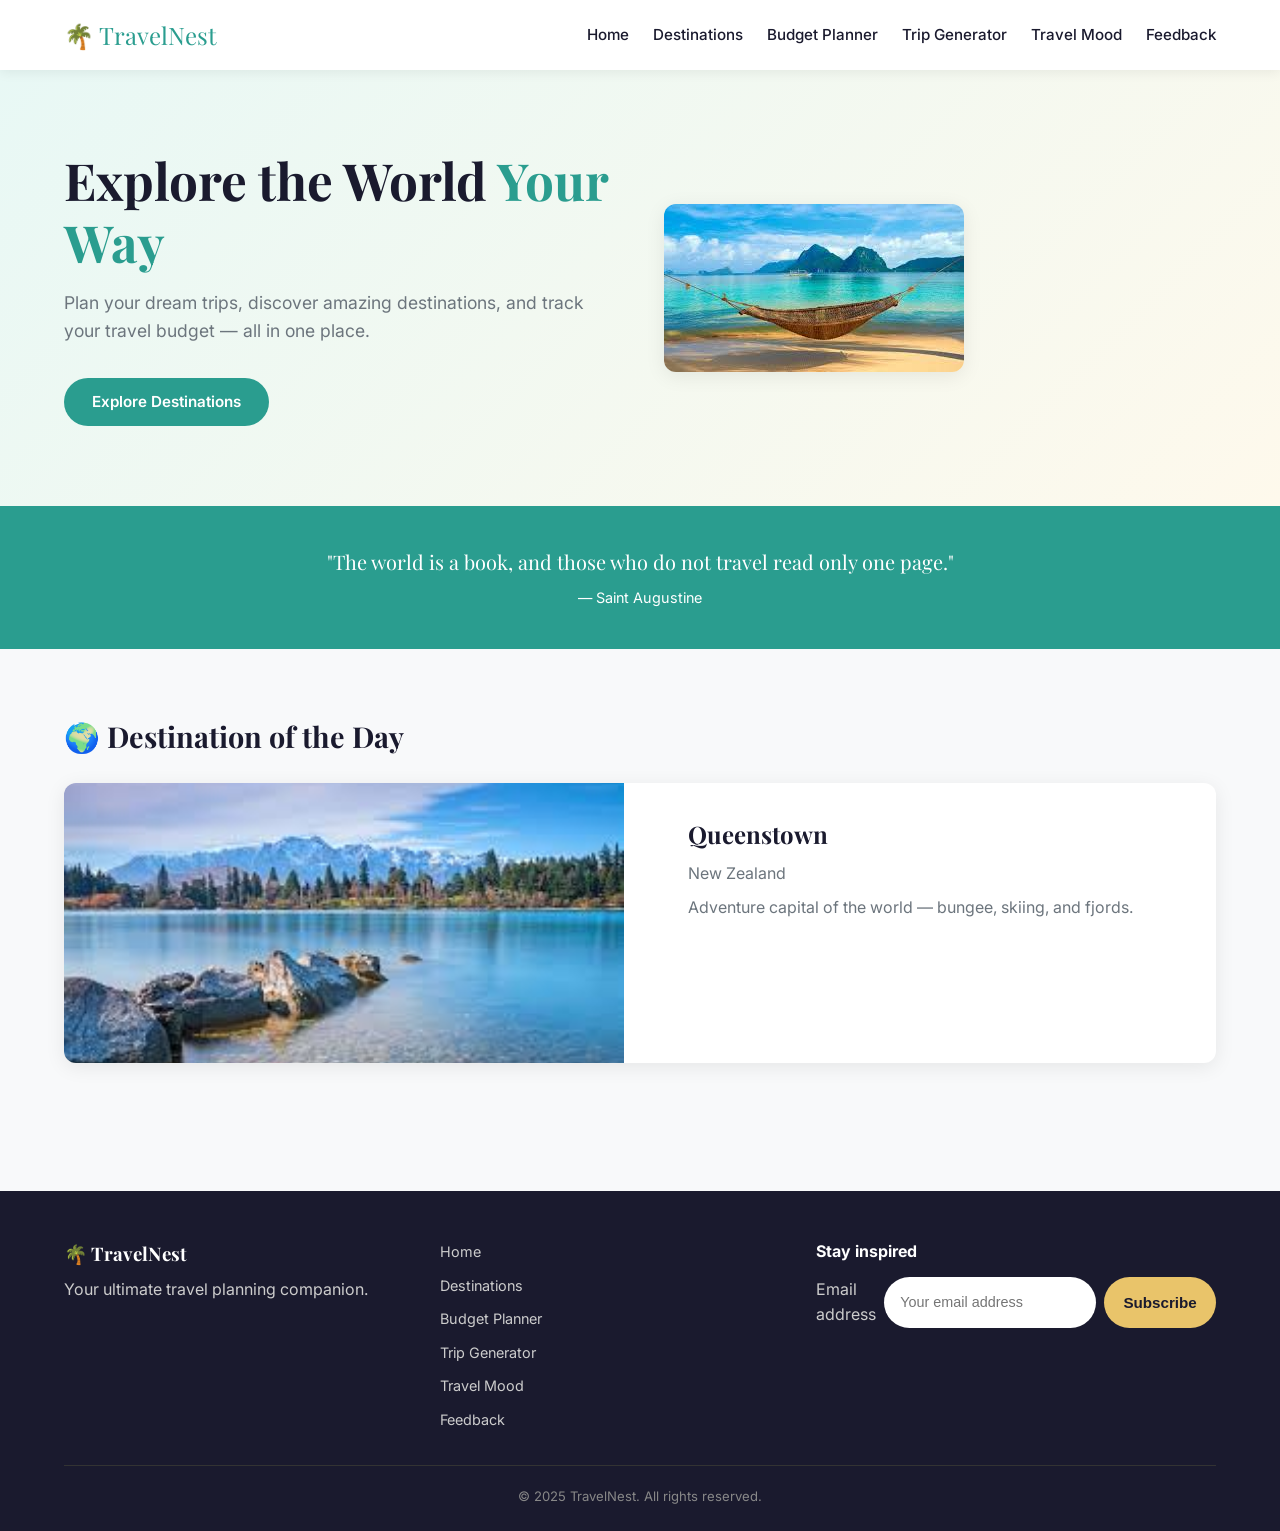
<file: index.html>
<!DOCTYPE html>
<html lang="en">
  <head>
    <meta charset="UTF-8">
    <meta name="viewport" content="width=device-width, initial-scale=1.0">
    <title>Home - TravelNest</title>
    <link rel="stylesheet" href="css/style.css">
    <link rel="manifest" href="manifest.json">
    <meta name="theme-color" content="#2a9d8f">
    <link rel="icon" href="images/favicon.png" type="image/png">
  </head>
  <body>

    <nav class="navbar">
      <div class="container">
        <div class="navbar-inner">
          <a href="index.html" class="navbar-logo">🌴 TravelNest</a>
          <button class="hamburger" id="hamburger" aria-label="Toggle navigation">
            <span></span>
            <span></span>
            <span></span>
          </button>
          <ul class="navbar-links" id="navbar-links">
            <li><a href="index.html">Home</a></li>
            <li><a href="destinations.html">Destinations</a></li>
            <li><a href="budget.html">Budget Planner</a></li>
            <li><a href="generator.html">Trip Generator</a></li>
            <li><a href="mood.html">Travel Mood</a></li>
            <li><a href="feedback.html">Feedback</a></li>
          </ul>
        </div>
      </div>
    </nav>

    <main>
      <section class="hero">
        <div class="container">
          <div class="hero-text">
            <h1>Explore the World <span class="text-accent">Your Way</span></h1>
            <p>Plan your dream trips, discover amazing destinations, and track your travel budget — all in one place.</p>
            <a href="destinations.html" class="btn-primary">Explore Destinations</a>
          </div>
          <div class="hero-image">
            <img src="images/hero.jpg" alt="Travel destination">
          </div>
        </div>
      </section>

      <div class="quote-rotator">
        <div class="container">
          <p id="quote-text"></p>
          <p id="quote-author"></p>
        </div>
      </div>

      <section class="section">
        <div class="container">
          <h2>🌍 Destination of the Day</h2>
          <div class="dotd-card">
            <img id="dotd-img" src="images/bali.jpg" alt="Destination of the Day">
            <div class="dotd-info">
              <h3 id="dotd-name">Loading...</h3>
              <p id="dotd-country"></p>
              <p id="dotd-desc"></p>
            </div>
          </div>
        </div>
      </section>
    </main>

    <footer class="footer">
      <div class="container">
        <div class="footer-inner">
          <div class="footer-brand">
            <h3>🌴 TravelNest</h3>
            <p>Your ultimate travel planning companion.</p>
          </div>
          <ul class="footer-links">
            <li><a href="index.html">Home</a></li>
            <li><a href="destinations.html">Destinations</a></li>
            <li><a href="budget.html">Budget Planner</a></li>
            <li><a href="generator.html">Trip Generator</a></li>
            <li><a href="mood.html">Travel Mood</a></li>
            <li><a href="feedback.html">Feedback</a></li>
          </ul>
          <div class="footer-newsletter">
            <h4>Stay inspired</h4>
            <div class="newsletter-form">
              <label for="newsletter-email" class="sr-only">Email address</label>
              <input type="email" id="newsletter-email" placeholder="Your email address">
              <button class="btn-newsletter" onclick="subscribeNewsletter()">Subscribe</button>
            </div>
            <p id="newsletter-msg"></p>
          </div>
        </div>
        <p class="footer-bottom">© 2025 TravelNest. All rights reserved.</p>
      </div>
    </footer>

    <script src="js/data.js"></script>
    <script src="js/main.js"></script>
    <script>
      if ('serviceWorker' in navigator) navigator.serviceWorker.register('sw.js');
    </script>
  </body>
</html>
</file>
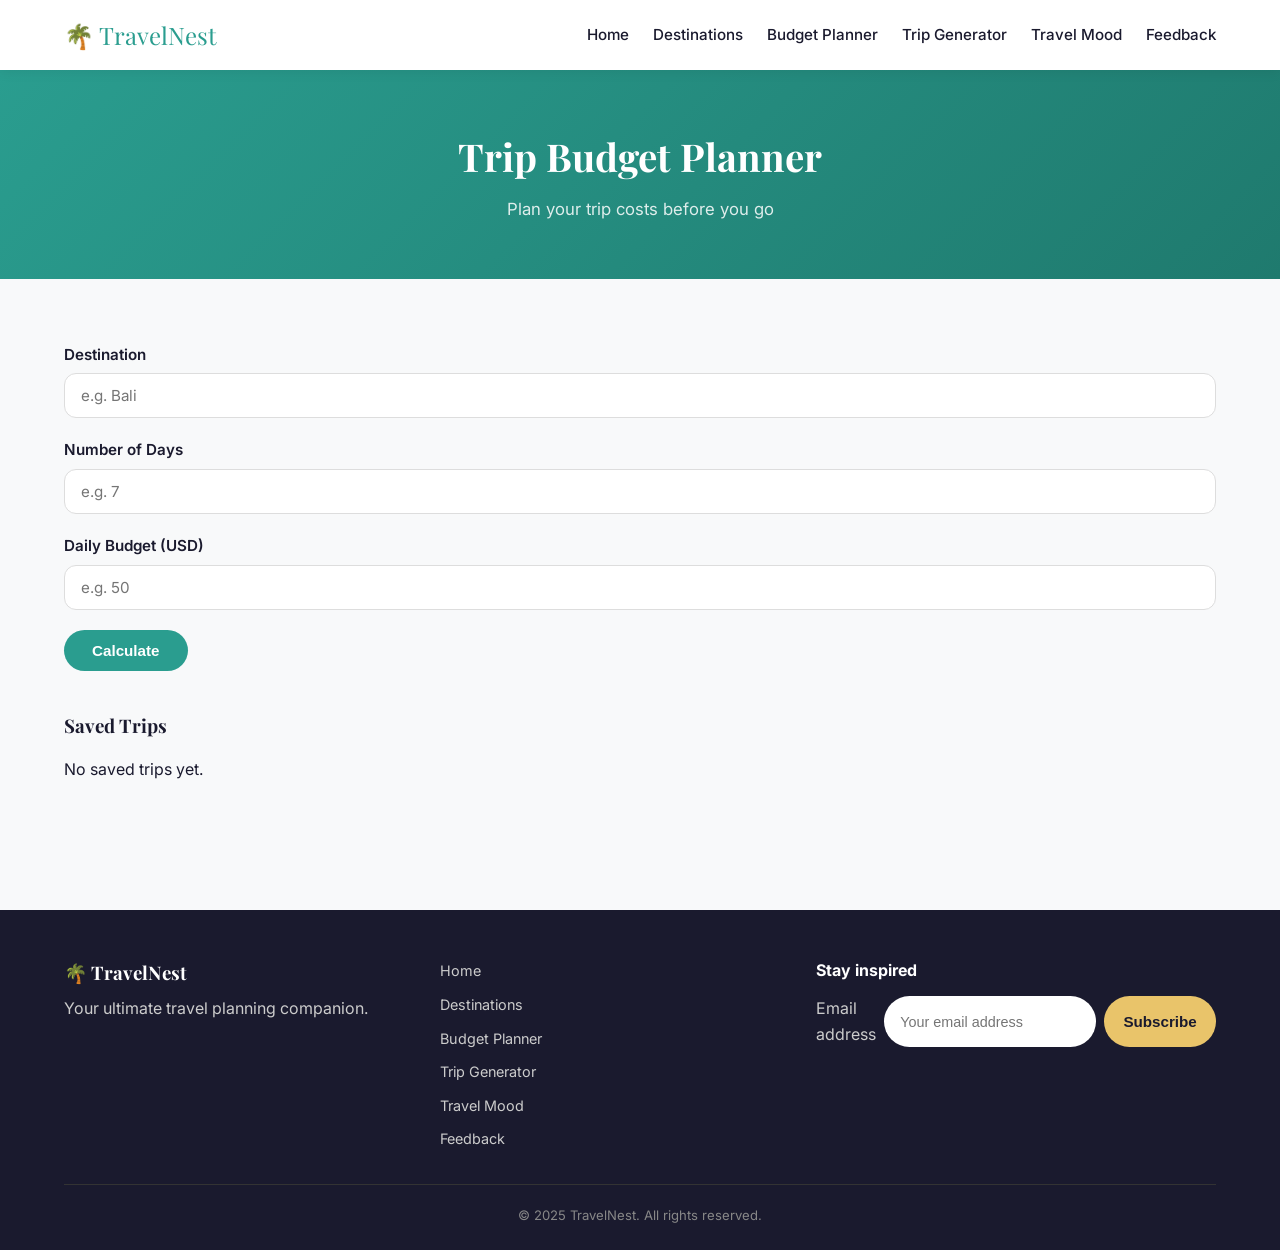
<file: budget.html>
<!DOCTYPE html>
<html lang="en">
  <head>
    <meta charset="UTF-8">
    <meta name="viewport" content="width=device-width, initial-scale=1.0">
    <title>Budget Planner - TravelNest</title>
    <link rel="stylesheet" href="css/style.css">
    <link rel="manifest" href="manifest.json">
    <meta name="theme-color" content="#2a9d8f">
    <link rel="icon" href="images/favicon.png" type="image/png">
  </head>
  <body>

    <nav class="navbar">
      <div class="container">
        <div class="navbar-inner">
          <a href="index.html" class="navbar-logo">🌴 TravelNest</a>
          <button class="hamburger" id="hamburger" aria-label="Toggle navigation">
            <span></span>
            <span></span>
            <span></span>
          </button>
          <ul class="navbar-links" id="navbar-links">
            <li><a href="index.html">Home</a></li>
            <li><a href="destinations.html">Destinations</a></li>
            <li><a href="budget.html">Budget Planner</a></li>
            <li><a href="generator.html">Trip Generator</a></li>
            <li><a href="mood.html">Travel Mood</a></li>
            <li><a href="feedback.html">Feedback</a></li>
          </ul>
        </div>
      </div>
    </nav>

    <main>
      <section class="page-header">
        <div class="container">
          <h1>Trip Budget Planner</h1>
          <p>Plan your trip costs before you go</p>
        </div>
      </section>

      <section class="section">
        <div class="container">

          <div class="form-group">
            <label for="dest-input">Destination</label>
            <input type="text" id="dest-input" placeholder="e.g. Bali">
          </div>

          <div class="form-group">
            <label for="days-input">Number of Days</label>
            <input type="number" id="days-input" placeholder="e.g. 7" min="1">
          </div>

          <div class="form-group">
            <label for="budget-input">Daily Budget (USD)</label>
            <input type="number" id="budget-input" placeholder="e.g. 50" min="1">
          </div>

          <button class="btn-primary" onclick="calculateBudget()">Calculate</button>

          <div class="budget-result" id="budget-result">
            <h2 id="result-title">Your Budget</h2>
            <span class="budget-status" id="budget-status"></span>
            <p id="result-total"></p>
            <div class="progress-bar-wrap">
              <div class="progress-bar" id="progress-bar"></div>
            </div>
            <button class="btn-secondary" style="margin-top: 1rem;" onclick="saveTrip()">Save Trip</button>
          </div>

          <div class="saved-list">
            <h3>Saved Trips</h3>
            <div id="saved-trips"></div>
          </div>

        </div>
      </section>
    </main>

    <footer class="footer">
      <div class="container">
        <div class="footer-inner">
          <div class="footer-brand">
            <h3>🌴 TravelNest</h3>
            <p>Your ultimate travel planning companion.</p>
          </div>
          <ul class="footer-links">
            <li><a href="index.html">Home</a></li>
            <li><a href="destinations.html">Destinations</a></li>
            <li><a href="budget.html">Budget Planner</a></li>
            <li><a href="generator.html">Trip Generator</a></li>
            <li><a href="mood.html">Travel Mood</a></li>
            <li><a href="feedback.html">Feedback</a></li>
          </ul>
          <div class="footer-newsletter">
            <h4>Stay inspired</h4>
            <div class="newsletter-form">
              <label for="newsletter-email" class="sr-only">Email address</label>
              <input type="email" id="newsletter-email" placeholder="Your email address">
              <button class="btn-newsletter" onclick="subscribeNewsletter()">Subscribe</button>
            </div>
            <p id="newsletter-msg"></p>
          </div>
        </div>
        <p class="footer-bottom">© 2025 TravelNest. All rights reserved.</p>
      </div>
    </footer>

    <script src="js/main.js"></script>
    <script src="js/budget.js"></script>
  </body>
</html>
</file>
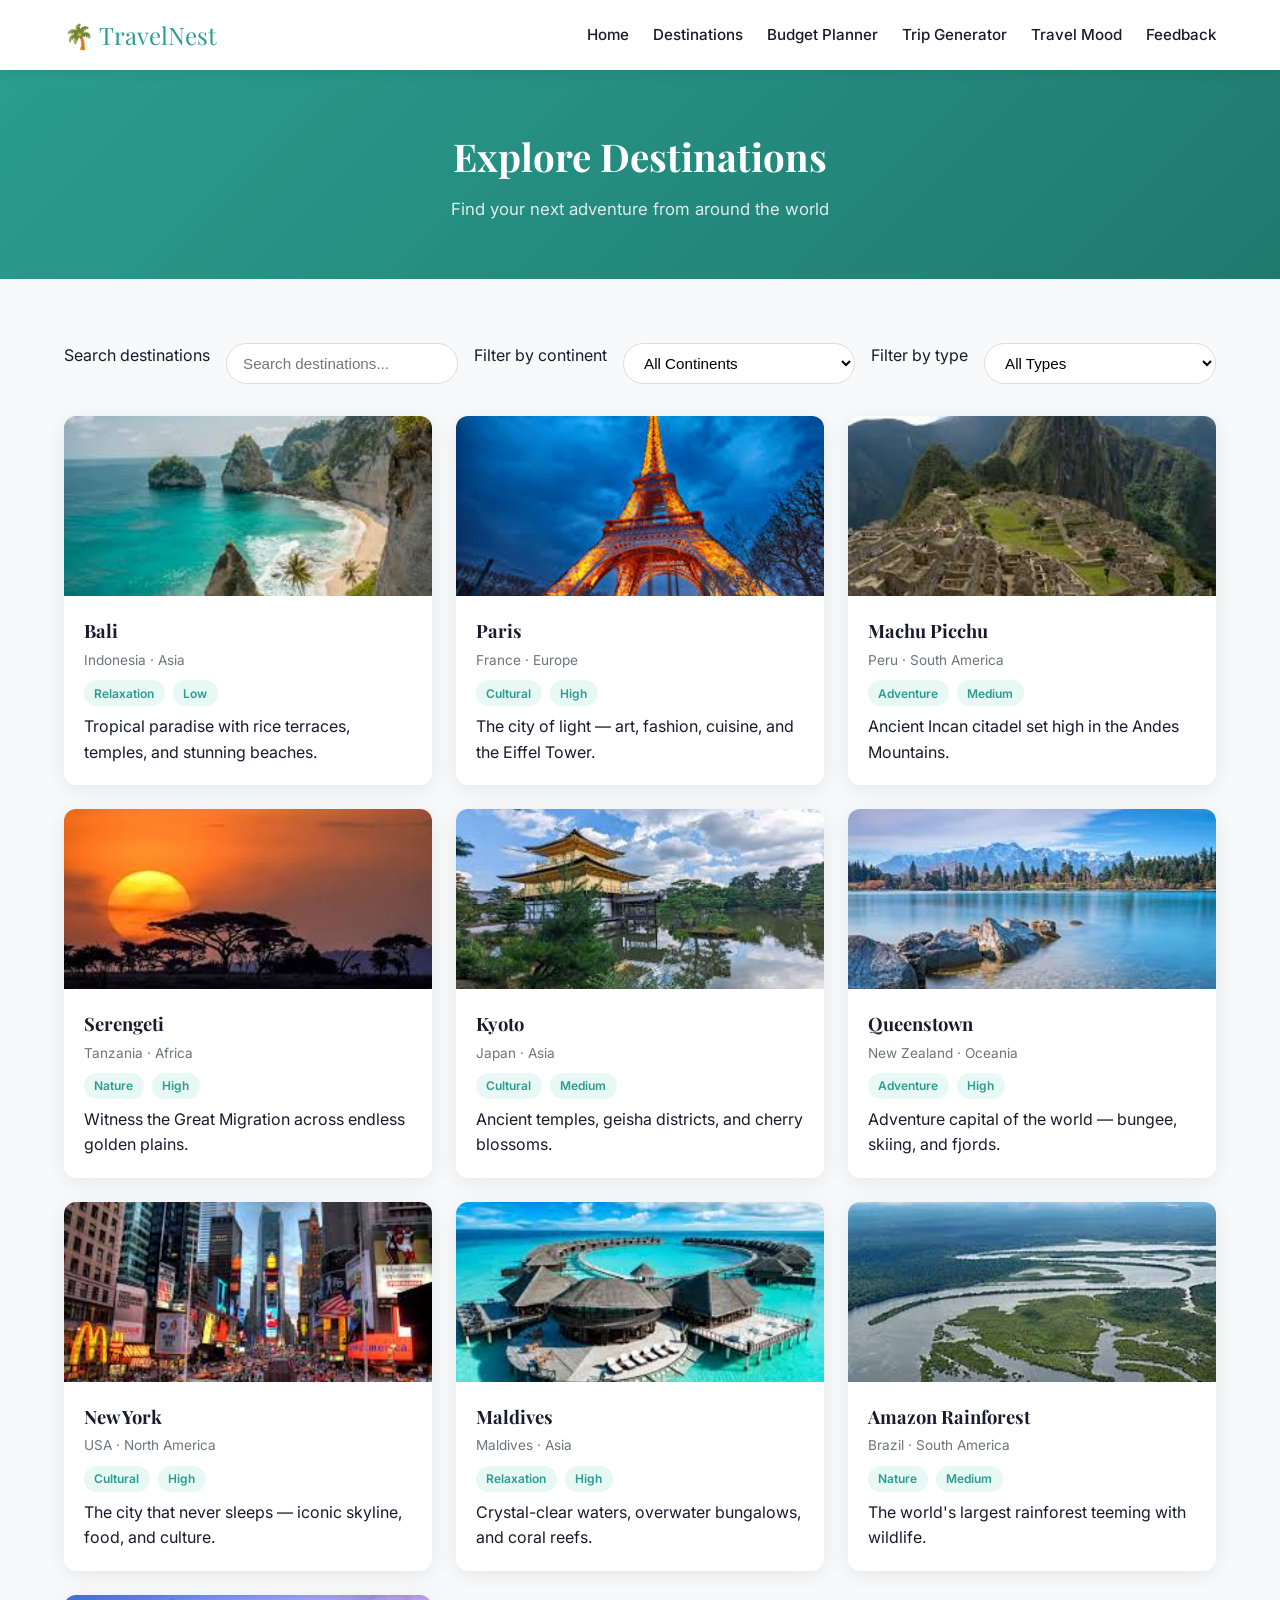
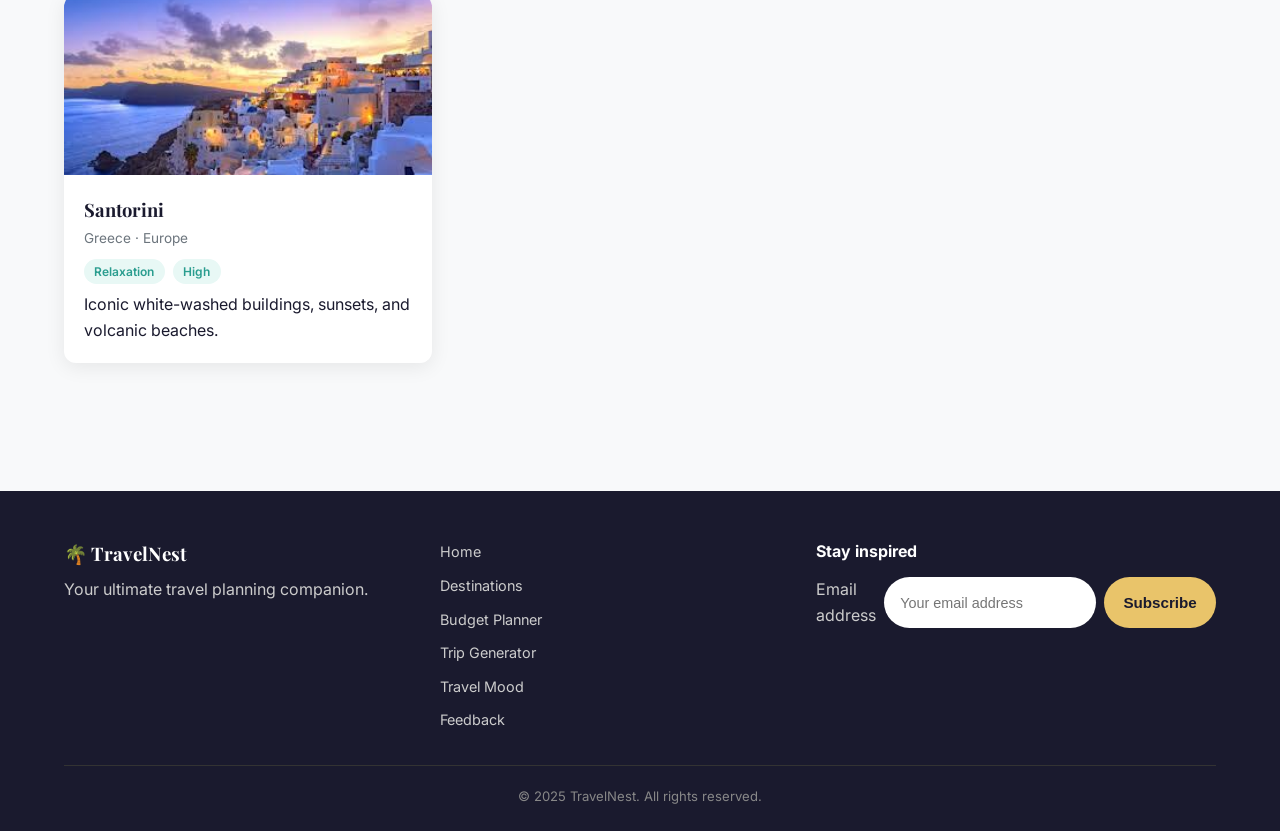
<file: destinations.html>
<!DOCTYPE html>
<html lang="en">
  <head>
    <meta charset="UTF-8">
    <meta name="viewport" content="width=device-width, initial-scale=1.0">
    <title>Destinations - TravelNest</title>
    <link rel="stylesheet" href="css/style.css">
    <link rel="manifest" href="manifest.json">
    <meta name="theme-color" content="#2a9d8f">
    <link rel="icon" href="images/favicon.png" type="image/png">
  </head>
  <body>

    <nav class="navbar">
      <div class="container">
        <div class="navbar-inner">
          <a href="index.html" class="navbar-logo">🌴 TravelNest</a>
          <button class="hamburger" id="hamburger" aria-label="Toggle navigation">
            <span></span>
            <span></span>
            <span></span>
          </button>
          <ul class="navbar-links" id="navbar-links">
            <li><a href="index.html">Home</a></li>
            <li><a href="destinations.html">Destinations</a></li>
            <li><a href="budget.html">Budget Planner</a></li>
            <li><a href="generator.html">Trip Generator</a></li>
            <li><a href="mood.html">Travel Mood</a></li>
            <li><a href="feedback.html">Feedback</a></li>
          </ul>
        </div>
      </div>
    </nav>

    <main>
      <section class="page-header">
        <div class="container">
          <h1>Explore Destinations</h1>
          <p>Find your next adventure from around the world</p>
        </div>
      </section>

      <div class="section">
        <div class="container">
          <div class="filter-bar">
            <label for="search-input" class="sr-only">Search destinations</label>
            <input type="text" id="search-input" placeholder="Search destinations...">
            <label for="continent-filter" class="sr-only">Filter by continent</label>
            <select id="continent-filter">
              <option value="all">All Continents</option>
              <option value="Asia">Asia</option>
              <option value="Europe">Europe</option>
              <option value="Africa">Africa</option>
              <option value="North America">North America</option>
              <option value="South America">South America</option>
              <option value="Oceania">Oceania</option>
            </select>
            <label for="type-filter" class="sr-only">Filter by type</label>
            <select id="type-filter">
              <option value="all">All Types</option>
              <option value="relaxation">Relaxation</option>
              <option value="cultural">Cultural</option>
              <option value="adventure">Adventure</option>
              <option value="nature">Nature</option>
            </select>
          </div>

          <div class="cards-grid" id="cards-grid"></div>
        </div>
      </div>
    </main>

    <div class="modal-overlay" id="modal-overlay">
      <div class="modal">
        <button class="modal-close" id="modal-close">✕</button>
        <h2 id="modal-name">Destination</h2>
        <p id="modal-country"></p>
        <p id="modal-desc"></p>
        <h3>Top Attractions</h3>
        <ul id="modal-attractions"></ul>
        <h4>Estimated Costs</h4>
        <table>
          <thead>
            <tr><th>Item</th><th>Cost</th></tr>
          </thead>
          <tbody id="modal-costs"></tbody>
        </table>
      </div>
    </div>

    <footer class="footer">
      <div class="container">
        <div class="footer-inner">
          <div class="footer-brand">
            <h3>🌴 TravelNest</h3>
            <p>Your ultimate travel planning companion.</p>
          </div>
          <ul class="footer-links">
            <li><a href="index.html">Home</a></li>
            <li><a href="destinations.html">Destinations</a></li>
            <li><a href="budget.html">Budget Planner</a></li>
            <li><a href="generator.html">Trip Generator</a></li>
            <li><a href="mood.html">Travel Mood</a></li>
            <li><a href="feedback.html">Feedback</a></li>
          </ul>
          <div class="footer-newsletter">
            <h4>Stay inspired</h4>
            <div class="newsletter-form">
              <label for="newsletter-email" class="sr-only">Email address</label>
              <input type="email" id="newsletter-email" placeholder="Your email address">
              <button class="btn-newsletter" onclick="subscribeNewsletter()">Subscribe</button>
            </div>
            <p id="newsletter-msg"></p>
          </div>
        </div>
        <p class="footer-bottom">© 2025 TravelNest. All rights reserved.</p>
      </div>
    </footer>

    <script src="js/data.js"></script>
    <script src="js/main.js"></script>
    <script src="js/destinations.js"></script>
  </body>
</html>
</file>
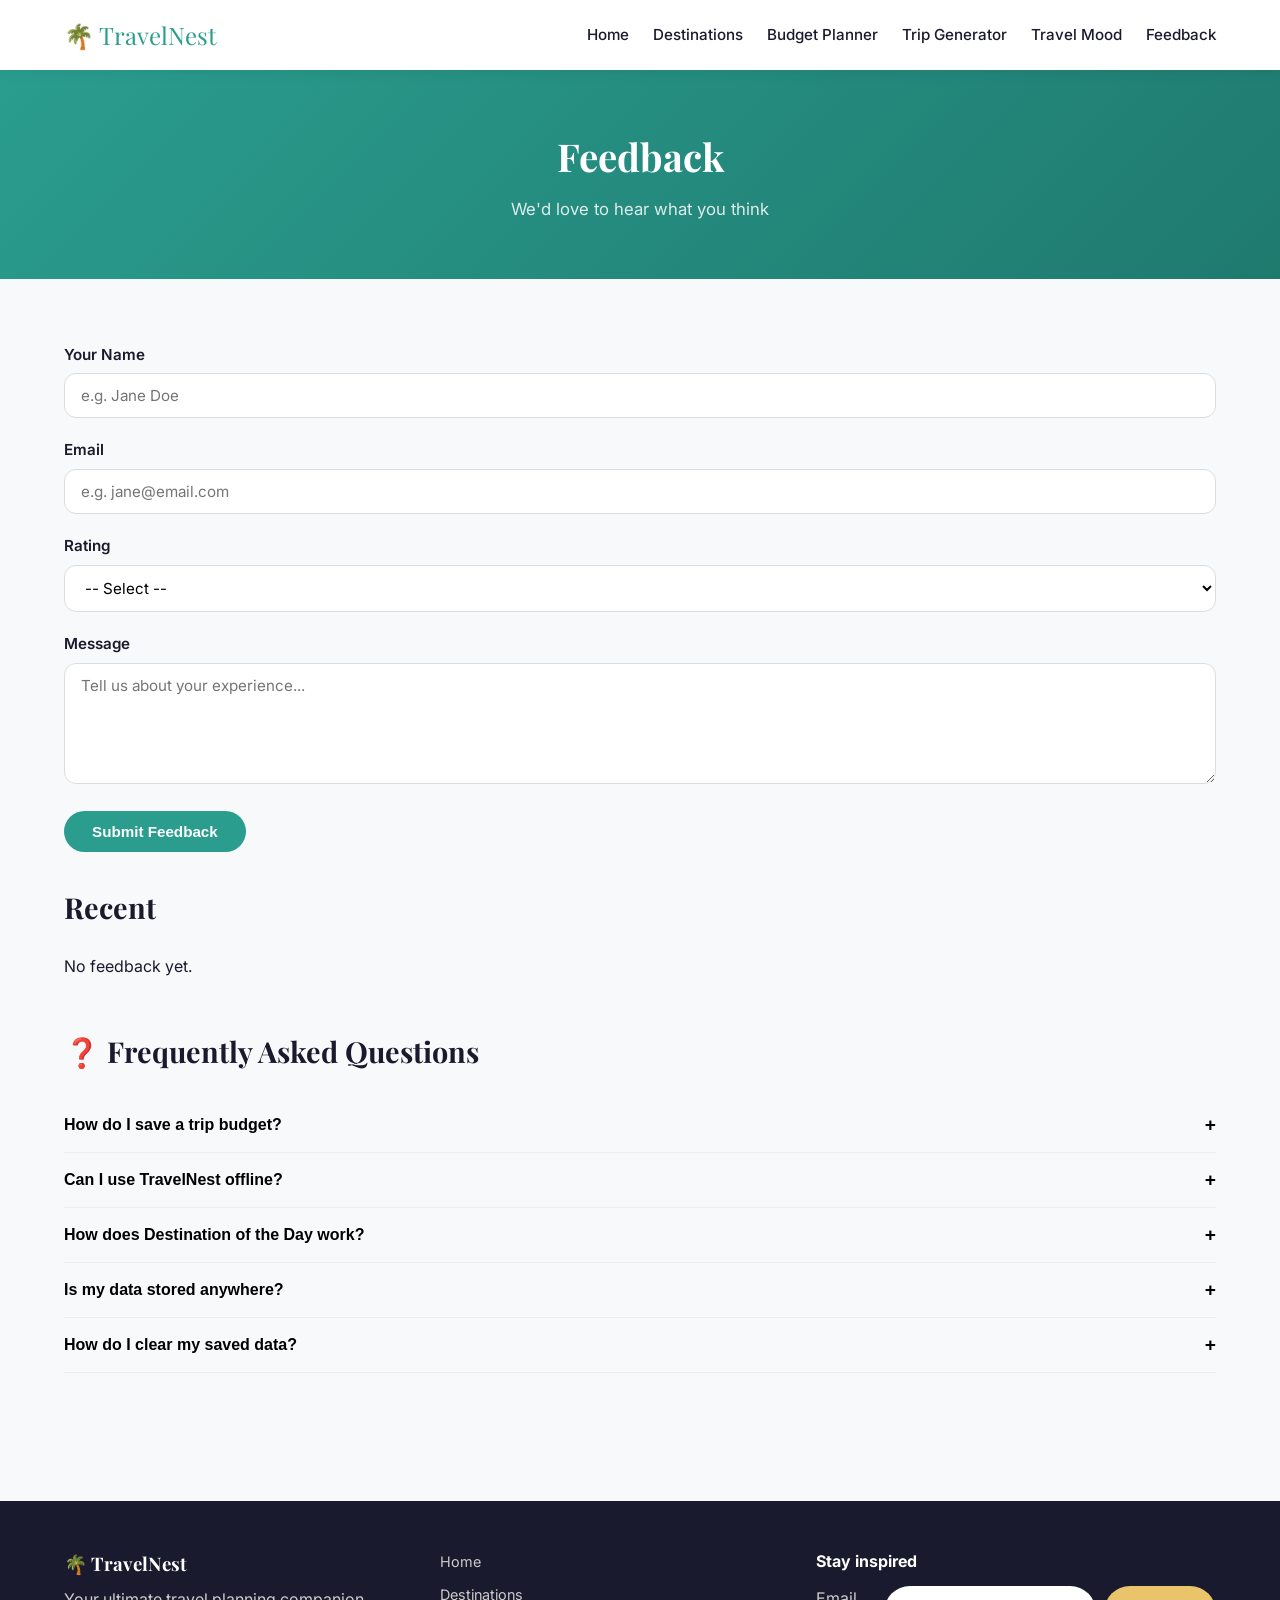
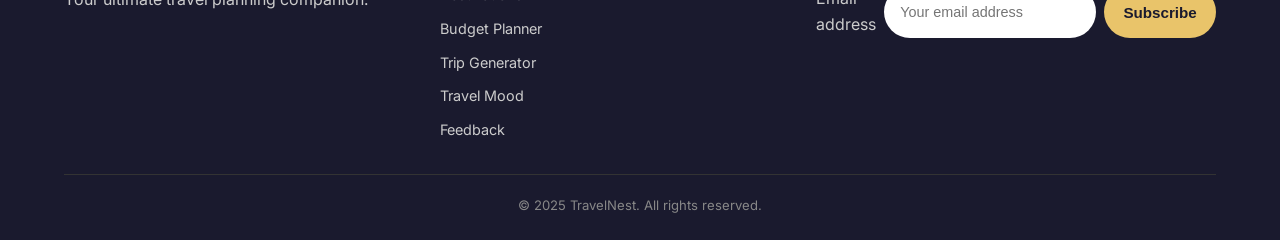
<file: feedback.html>
<!DOCTYPE html>
<html lang="en">
  <head>
    <meta charset="UTF-8">
    <meta name="viewport" content="width=device-width, initial-scale=1.0">
    <title>Feedback - TravelNest</title>
    <link rel="stylesheet" href="css/style.css">
    <link rel="manifest" href="manifest.json">
    <meta name="theme-color" content="#2a9d8f">
    <link rel="icon" href="images/favicon.png" type="image/png">
  </head>
  <body>

    <nav class="navbar">
      <div class="container">
        <div class="navbar-inner">
          <a href="index.html" class="navbar-logo">🌴 TravelNest</a>
          <button class="hamburger" id="hamburger" aria-label="Toggle navigation">
            <span></span>
            <span></span>
            <span></span>
          </button>
          <ul class="navbar-links" id="navbar-links">
            <li><a href="index.html">Home</a></li>
            <li><a href="destinations.html">Destinations</a></li>
            <li><a href="budget.html">Budget Planner</a></li>
            <li><a href="generator.html">Trip Generator</a></li>
            <li><a href="mood.html">Travel Mood</a></li>
            <li><a href="feedback.html">Feedback</a></li>
          </ul>
        </div>
      </div>
    </nav>

    <main>
      <section class="page-header">
        <div class="container">
          <h1>Feedback</h1>
          <p>We'd love to hear what you think</p>
        </div>
      </section>

      <section class="section">
        <div class="container">

          <div class="form-group">
            <label for="fb-name">Your Name</label>
            <input type="text" id="fb-name" placeholder="e.g. Jane Doe">
          </div>

          <div class="form-group">
            <label for="fb-email">Email</label>
            <input type="email" id="fb-email" placeholder="e.g. jane@email.com">
          </div>

          <div class="form-group">
            <label for="fb-rating">Rating</label>
            <select id="fb-rating">
              <option value="">-- Select --</option>
              <option value="5">⭐⭐⭐⭐⭐ Excellent</option>
              <option value="4">⭐⭐⭐⭐ Good</option>
              <option value="3">⭐⭐⭐ Average</option>
              <option value="2">⭐⭐ Poor</option>
              <option value="1">⭐ Terrible</option>
            </select>
          </div>

          <div class="form-group">
            <label for="fb-message">Message</label>
            <textarea id="fb-message" rows="5" placeholder="Tell us about your experience..."></textarea>
          </div>

          <button class="btn-primary" onclick="submitFeedback()">Submit Feedback</button>
          <p id="fb-msg" style="margin-top:1rem;"></p>

          <div class="saved-list" style="margin-top:2rem;">
            <h2>Recent</h2>
            <div id="feedback-list"></div>
          </div>

          <div style="margin-top: 3rem;">
            <h2>❓ Frequently Asked Questions</h2>
            <div class="faq-list" id="faq-list"></div>
          </div>

        </div>
      </section>
    </main>

    <footer class="footer">
      <div class="container">
        <div class="footer-inner">
          <div class="footer-brand">
            <h3>🌴 TravelNest</h3>
            <p>Your ultimate travel planning companion.</p>
          </div>
          <ul class="footer-links">
            <li><a href="index.html">Home</a></li>
            <li><a href="destinations.html">Destinations</a></li>
            <li><a href="budget.html">Budget Planner</a></li>
            <li><a href="generator.html">Trip Generator</a></li>
            <li><a href="mood.html">Travel Mood</a></li>
            <li><a href="feedback.html">Feedback</a></li>
          </ul>
          <div class="footer-newsletter">
            <h4>Stay inspired</h4>
            <div class="newsletter-form">
              <label for="newsletter-email" class="sr-only">Email address</label>
              <input type="email" id="newsletter-email" placeholder="Your email address">
              <button class="btn-newsletter" onclick="subscribeNewsletter()">Subscribe</button>
            </div>
            <p id="newsletter-msg"></p>
          </div>
        </div>
        <p class="footer-bottom">© 2025 TravelNest. All rights reserved.</p>
      </div>
    </footer>

    <script src="js/main.js"></script>
    <script src="js/feedback.js"></script>
  </body>
</html>
</file>
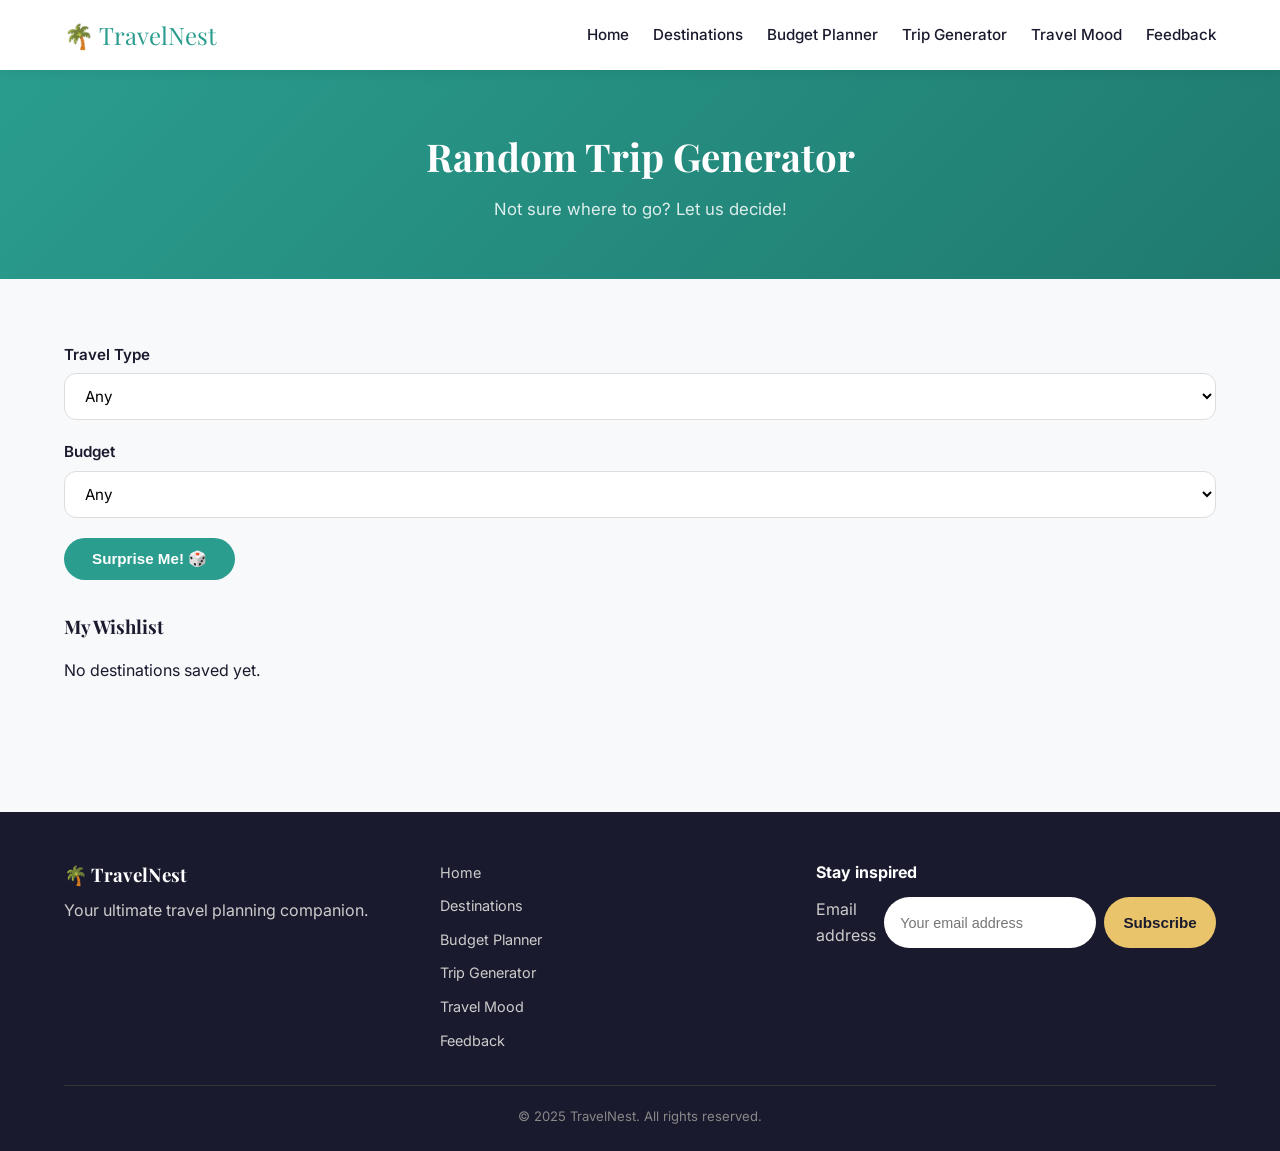
<file: generator.html>
<!DOCTYPE html>
<html lang="en">
  <head>
    <meta charset="UTF-8">
    <meta name="viewport" content="width=device-width, initial-scale=1.0">
    <title>Trip Generator - TravelNest</title>
    <link rel="stylesheet" href="css/style.css">
    <link rel="manifest" href="manifest.json">
    <meta name="theme-color" content="#2a9d8f">
    <link rel="icon" href="images/favicon.png" type="image/png">
  </head>
  <body>

    <nav class="navbar">
      <div class="container">
        <div class="navbar-inner">
          <a href="index.html" class="navbar-logo">🌴 TravelNest</a>
          <button class="hamburger" id="hamburger" aria-label="Toggle navigation">
            <span></span>
            <span></span>
            <span></span>
          </button>
          <ul class="navbar-links" id="navbar-links">
            <li><a href="index.html">Home</a></li>
            <li><a href="destinations.html">Destinations</a></li>
            <li><a href="budget.html">Budget Planner</a></li>
            <li><a href="generator.html">Trip Generator</a></li>
            <li><a href="mood.html">Travel Mood</a></li>
            <li><a href="feedback.html">Feedback</a></li>
          </ul>
        </div>
      </div>
    </nav>

    <section class="page-header">
      <div class="container">
        <h1>Random Trip Generator</h1>
        <p>Not sure where to go? Let us decide!</p>
      </div>
    </section>

    <main>
      <section class="section">
        <div class="container">

          <div class="form-group">
            <label for="type-select">Travel Type</label>
            <select id="type-select">
              <option value="all">Any</option>
              <option value="relaxation">Relaxation</option>
              <option value="cultural">Cultural</option>
              <option value="adventure">Adventure</option>
              <option value="nature">Nature</option>
            </select>
          </div>

          <div class="form-group">
            <label for="budget-select">Budget</label>
            <select id="budget-select">
              <option value="all">Any</option>
              <option value="low">Low</option>
              <option value="medium">Medium</option>
              <option value="high">High</option>
            </select>
          </div>

          <button class="btn-primary btn-pulse" onclick="generateTrip()">Surprise Me! 🎲</button>

          <div class="generator-result" id="generator-result">
            <h2 id="gen-name">Your Destination</h2>
            <p id="gen-country"></p>
            <p id="gen-desc"></p>
            <button class="btn-secondary" style="margin-top: 1rem;" onclick="saveToWishlist()">Add to Wishlist ❤️</button>
          </div>

          <div class="saved-list" style="margin-top: 2rem;">
            <h3>My Wishlist</h3>
            <div id="wishlist"></div>
          </div>

        </div>
      </section>
    </main>

    <footer class="footer">
      <div class="container">
        <div class="footer-inner">
          <div class="footer-brand">
            <h3>🌴 TravelNest</h3>
            <p>Your ultimate travel planning companion.</p>
          </div>
          <ul class="footer-links">
            <li><a href="index.html">Home</a></li>
            <li><a href="destinations.html">Destinations</a></li>
            <li><a href="budget.html">Budget Planner</a></li>
            <li><a href="generator.html">Trip Generator</a></li>
            <li><a href="mood.html">Travel Mood</a></li>
            <li><a href="feedback.html">Feedback</a></li>
          </ul>
          <div class="footer-newsletter">
            <h4>Stay inspired</h4>
            <div class="newsletter-form">
              <label for="newsletter-email" class="sr-only">Email address</label>
              <input type="email" id="newsletter-email" placeholder="Your email address">
              <button class="btn-newsletter" onclick="subscribeNewsletter()">Subscribe</button>
            </div>
            <p id="newsletter-msg"></p>
          </div>
        </div>
        <p class="footer-bottom">© 2025 TravelNest. All rights reserved.</p>
      </div>
    </footer>

    <script src="js/data.js"></script>
    <script src="js/main.js"></script>
    <script src="js/generator.js"></script>
  </body>
</html>
</file>
<file: css/style.css>
/* ── Google Fonts ── */
@import url('https://fonts.googleapis.com/css2?family=Playfair+Display:wght@600;700&family=Inter:wght@400;500;600&display=swap');

/* ── CSS Variables ── */
:root {
  --primary:    #2a9d8f;
  --primary-dk: #1f7a6e;
  --accent:     #e9c46a;
  --dark:       #1a1a2e;
  --light:      #f8f9fa;
  --muted:      #6c757d;
  --white:      #ffffff;
  --danger:     #e63946;
  --radius:     12px;
  --shadow:     0 4px 20px rgba(0,0,0,0.08);
  --transition: 0.3s ease;
}

/* ── Reset ── */
*, *::before, *::after { box-sizing: border-box; margin: 0; padding: 0; }
html { scroll-behavior: smooth; }
body { font-family: 'Inter', sans-serif; background: var(--light); color: var(--dark); line-height: 1.6; }
img  { max-width: 100%; display: block; }
a    { text-decoration: none; color: inherit; }
ul   { list-style: none; }
textarea { resize: vertical; }

/* ── Container ── */
.container { max-width: 1200px; margin: 0 auto; padding: 0 1.5rem; }

/* ── Navbar ── */
.navbar {
  position: sticky; top: 0; z-index: 100;
  background: var(--white);
  box-shadow: 0 2px 12px rgba(0,0,0,0.07);
  padding: 1rem 0;
}
.navbar-inner { display: flex; align-items: center; justify-content: space-between; }
.navbar-logo  { font-family: 'Playfair Display', serif; font-size: 1.5rem; color: var(--primary); }
.navbar-links { display: flex; gap: 1.5rem; }
.navbar-links a {
  font-size: 0.95rem; font-weight: 500; color: var(--dark);
  position: relative; padding-bottom: 4px; transition: color var(--transition);
}
.navbar-links a::after {
  content: ''; position: absolute; bottom: 0; left: 0;
  width: 0; height: 2px; background: var(--primary);
  transition: width var(--transition);
}
.navbar-links a:hover { color: var(--primary); }
.navbar-links a:hover::after { width: 100%; }

/* Hamburger */
.hamburger { display: none; flex-direction: column; gap: 5px; background: none; border: none; cursor: pointer; padding: 4px; }
.hamburger span { display: block; width: 24px; height: 2px; background: var(--dark); transition: var(--transition); }

/* ── Buttons ── */
.btn-primary, .btn-secondary, .btn-newsletter {
  display: inline-block; padding: 0.75rem 1.75rem;
  border: none; border-radius: 50px; cursor: pointer;
  font-size: 0.95rem; font-weight: 600; transition: var(--transition);
}
.btn-primary    { background: var(--primary); color: var(--white); }
.btn-primary:hover    { background: var(--primary-dk); transform: translateY(-2px); box-shadow: 0 6px 20px rgba(42,157,143,0.35); }
.btn-primary:disabled { background: #aaa; cursor: not-allowed; transform: none; box-shadow: none; }
.btn-secondary  { background: transparent; border: 2px solid var(--primary); color: var(--primary); }
.btn-secondary:hover  { background: var(--primary); color: var(--white); transform: translateY(-2px); }
.btn-newsletter { background: var(--accent); color: var(--dark); padding: 0.6rem 1.2rem; }
.btn-newsletter:hover { background: #d4aa4e; transform: translateY(-2px); }

/* ── Hero ── */
.hero { padding: 5rem 0; background: linear-gradient(135deg, #e8f8f5 0%, #fef9ec 100%); }
.hero .container { display: grid; grid-template-columns: 1fr 1fr; gap: 3rem; align-items: center; }
.hero-text h1 { font-family: 'Playfair Display', serif; font-size: clamp(2rem, 4vw, 3.2rem); line-height: 1.2; margin-bottom: 1rem; }
.text-accent  { color: var(--primary); }
.hero-text p  { color: var(--muted); font-size: 1.1rem; margin-bottom: 2rem; }
.hero-image img { border-radius: var(--radius); box-shadow: var(--shadow); }

/* ── Quote Rotator ── */
.quote-rotator {
  background: var(--primary); color: var(--white);
  text-align: center; padding: 2.5rem 1.5rem;
}
.quote-rotator #quote-text   { font-family: 'Playfair Display', serif; font-size: 1.25rem; opacity: 1; transition: opacity 0.4s ease; }
.quote-rotator #quote-author { margin-top: 0.5rem; font-size: 0.9rem; opacity: 0.8; transition: opacity 0.4s ease; }

/* ── Section ── */
.section { padding: 4rem 0; }
.section h2 { font-family: 'Playfair Display', serif; font-size: 1.8rem; margin-bottom: 1.5rem; }

/* ── Page Header ── */
.page-header {
  background: linear-gradient(135deg, var(--primary) 0%, var(--primary-dk) 100%);
  color: var(--white); text-align: center; padding: 3.5rem 1.5rem;
}
.page-header h1 { font-family: 'Playfair Display', serif; font-size: clamp(1.8rem, 3vw, 2.8rem); }
.page-header p  { margin-top: 0.5rem; opacity: 0.85; font-size: 1.05rem; }

/* ── Destination of the Day ── */
.dotd-card {
  display: grid; grid-template-columns: 1fr 1fr; gap: 2rem;
  background: var(--white); border-radius: var(--radius);
  box-shadow: var(--shadow); overflow: hidden;
}
.dotd-card img { width: 100%; height: 280px; object-fit: cover; }
.dotd-info     { padding: 2rem; }
.dotd-info h3  { font-family: 'Playfair Display', serif; font-size: 1.5rem; margin-bottom: 0.5rem; }
.dotd-info p   { color: var(--muted); margin-bottom: 0.5rem; }

/* ── Filter Bar ── */
.filter-bar { display: flex; gap: 1rem; flex-wrap: wrap; margin-bottom: 2rem; }
.filter-bar input, .filter-bar select {
  padding: 0.65rem 1rem; border: 1.5px solid #ddd; border-radius: 50px;
  font-size: 0.95rem; background: var(--white); transition: border-color var(--transition);
  flex: 1; min-width: 160px;
}
.filter-bar input:focus, .filter-bar select:focus { outline: none; border-color: var(--primary); }

/* ── Cards Grid ── */
.cards-grid { display: grid; grid-template-columns: repeat(auto-fill, minmax(280px, 1fr)); gap: 1.5rem; }
.card {
  background: var(--white); border-radius: var(--radius); box-shadow: var(--shadow);
  overflow: hidden; cursor: pointer;
  transition: transform var(--transition), box-shadow var(--transition);
  /* Scroll reveal */
  opacity: 0; transform: translateY(24px);
  animation: fadeUp 0.5s ease forwards;
}
.card:hover { transform: translateY(-6px); box-shadow: 0 12px 32px rgba(0,0,0,0.13); }
.card-body  { padding: 1.25rem; }
.card-body h3 { font-family: 'Playfair Display', serif; font-size: 1.15rem; margin-bottom: 0.25rem; }
.card-country { color: var(--muted); font-size: 0.85rem; margin-bottom: 0.5rem; }
.tag {
  display: inline-block; padding: 0.2rem 0.65rem;
  background: #e8f8f5; color: var(--primary);
  border-radius: 50px; font-size: 0.75rem; font-weight: 600;
  margin-right: 4px; margin-bottom: 0.5rem; text-transform: capitalize;
}

/* ── Modal ── */
.modal-overlay {
  display: none; position: fixed; inset: 0;
  background: rgba(0,0,0,0.5); z-index: 200;
  justify-content: center; align-items: center; padding: 1rem;
}
.modal {
  background: var(--white); border-radius: var(--radius);
  padding: 2rem; max-width: 560px; width: 100%;
  max-height: 90vh; overflow-y: auto; position: relative;
  animation: fadeUp 0.3s ease;
}
.modal h2 { font-family: 'Playfair Display', serif; font-size: 1.6rem; margin-bottom: 0.25rem; }
.modal p  { color: var(--muted); margin-bottom: 1rem; }
.modal h4 { margin: 1rem 0 0.5rem; font-size: 1rem; }
.modal ul { padding-left: 1.25rem; list-style: disc; color: var(--muted); }
.modal table { width: 100%; border-collapse: collapse; font-size: 0.9rem; }
.modal th, .modal td { padding: 0.5rem 0.75rem; border: 1px solid #eee; text-align: left; }
.modal th { background: #f0f0f0; }
.modal-close {
  position: absolute; top: 1rem; right: 1rem;
  background: none; border: none; font-size: 1.2rem; cursor: pointer;
  color: var(--muted); transition: color var(--transition);
}
.modal-close:hover { color: var(--danger); }

/* ── Forms ── */
.form-group        { margin-bottom: 1.25rem; }
.form-group label  { display: block; font-weight: 600; margin-bottom: 0.4rem; font-size: 0.95rem; }
.form-group input,
.form-group select,
.form-group textarea {
  width: 100%; padding: 0.75rem 1rem;
  border: 1.5px solid #ddd; border-radius: var(--radius);
  font-size: 0.95rem; font-family: inherit;
  transition: border-color var(--transition);
  background: var(--white);
}
.form-group input:focus,
.form-group select:focus,
.form-group textarea:focus { outline: none; border-color: var(--primary); }

/* ── Budget Result ── */
.budget-result {
  display: none; margin-top: 2rem;
  background: var(--white); border-radius: var(--radius);
  padding: 1.5rem; box-shadow: var(--shadow);
  animation: fadeUp 0.4s ease;
}
.budget-result h3 { font-family: 'Playfair Display', serif; margin-bottom: 0.5rem; }
.budget-status {
  display: inline-block; padding: 0.2rem 0.75rem;
  border-radius: 50px; font-size: 0.8rem; font-weight: 700;
  text-transform: uppercase; margin-bottom: 0.75rem;
}
.budget-status.budget  { background: #d4edda; color: #155724; }
.budget-status.moderate{ background: #fff3cd; color: #856404; }
.budget-status.luxury  { background: #f8d7da; color: #721c24; }
.progress-bar-wrap { background: #eee; border-radius: 50px; height: 10px; margin-top: 0.75rem; overflow: hidden; }
.progress-bar      { height: 100%; background: var(--primary); border-radius: 50px; width: 0; transition: width 0.8s ease; }

/* ── Saved Lists ── */
.saved-list        { margin-top: 2.5rem; }
.saved-list h3     { font-family: 'Playfair Display', serif; margin-bottom: 1rem; }
.saved-trip-item {
  display: flex; align-items: center; gap: 0.75rem; flex-wrap: wrap;
  background: var(--white); border-radius: var(--radius);
  padding: 0.85rem 1rem; margin-bottom: 0.75rem;
  box-shadow: var(--shadow); font-size: 0.9rem;
}
.saved-trip-item p { margin: 0; flex: 1 1 100%; color: var(--muted); }
.saved-trip-item button {
  margin-left: auto; background: none; border: none;
  cursor: pointer; font-size: 1rem; transition: transform var(--transition);
}
.saved-trip-item button:hover { transform: scale(1.2); }

/* ── Generator Result ── */
.generator-result {
  display: none; margin-top: 2rem;
  background: var(--white); border-radius: var(--radius);
  padding: 1.5rem; box-shadow: var(--shadow);
  animation: fadeUp 0.4s ease;
}
.generator-result h3 { font-family: 'Playfair Display', serif; font-size: 1.4rem; }
.generator-result p  { color: var(--muted); margin-top: 0.25rem; }

/* ── Sound Buttons ── */
.sound-buttons { display: flex; gap: 1rem; flex-wrap: wrap; }
.sound-btn {
  padding: 0.65rem 1.25rem; border: 2px solid var(--primary);
  border-radius: 50px; background: var(--white); color: var(--primary);
  font-size: 0.95rem; cursor: pointer; transition: var(--transition);
}
.sound-btn:hover, .sound-btn.active { background: var(--primary); color: var(--white); transform: scale(1.05); }

/* ── Tracker ── */
.tracker-item {
  display: flex; align-items: center; justify-content: space-between;
  flex-wrap: wrap; gap: 0.5rem;
  padding: 0.85rem 1rem; background: var(--white);
  border-radius: var(--radius); box-shadow: var(--shadow); margin-bottom: 0.75rem;
}
.tracker-btns { display: flex; gap: 0.5rem; }
.tracker-btns button {
  padding: 0.35rem 0.85rem; border-radius: 50px; border: 1.5px solid #ddd;
  background: var(--white); cursor: pointer; font-size: 0.82rem;
  transition: var(--transition);
}
.tracker-btns button.active { background: var(--primary); color: var(--white); border-color: var(--primary); }
.tracker-btns button:hover  { border-color: var(--primary); }

/* ── FAQ Accordion ── */
.faq-item { border-bottom: 1px solid #eee; }
.faq-question {
  width: 100%; text-align: left; background: none; border: none;
  padding: 1rem 0; font-size: 1rem; font-weight: 600; cursor: pointer;
  display: flex; justify-content: space-between; align-items: center;
  transition: color var(--transition);
}
.faq-question:hover { color: var(--primary); }
.faq-question span  { font-size: 1.2rem; transition: transform var(--transition); }
.faq-question.open span { transform: rotate(45deg); }
.faq-answer { max-height: 0; overflow: hidden; transition: max-height 0.4s ease; color: var(--muted); }
.faq-answer p { padding: 0 0 1rem; }

/* ── Footer ── */
.footer { background: var(--dark); color: #ccc; padding: 3rem 0 1.5rem; margin-top: 4rem; }
.footer-inner {
  display: grid; grid-template-columns: 1fr 1fr 1fr;
  gap: 2rem; margin-bottom: 2rem;
}
.footer-brand h3 { font-family: 'Playfair Display', serif; color: var(--white); margin-bottom: 0.5rem; }
.footer-links    { display: flex; flex-direction: column; gap: 0.5rem; }
.footer-links a  { color: #ccc; font-size: 0.9rem; transition: color var(--transition); }
.footer-links a:hover { color: var(--accent); }
.footer-newsletter h4 { color: var(--white); margin-bottom: 0.75rem; }
.newsletter-form { display: flex; gap: 0.5rem; }
.newsletter-form input {
  flex: 1; padding: 0.6rem 1rem; border-radius: 50px;
  border: none; font-size: 0.9rem;
}
.footer-bottom { text-align: center; font-size: 0.82rem; color: #888; border-top: 1px solid #333; padding-top: 1.25rem; }

/* ── Animations ── */
@keyframes fadeUp {
  from { opacity: 0; transform: translateY(24px); }
  to   { opacity: 1; transform: translateY(0); }
}

/* Stagger cards */
.card:nth-child(1) { animation-delay: 0.05s; }
.card:nth-child(2) { animation-delay: 0.1s; }
.card:nth-child(3) { animation-delay: 0.15s; }
.card:nth-child(4) { animation-delay: 0.2s; }
.card:nth-child(5) { animation-delay: 0.25s; }
.card:nth-child(6) { animation-delay: 0.3s; }

/* Surprise Me button pulse */
@keyframes pulse {
  0%, 100% { box-shadow: 0 0 0 0 rgba(42,157,143,0.4); }
  50%       { box-shadow: 0 0 0 10px rgba(42,157,143,0); }
}
.btn-pulse { animation: pulse 1.5s ease infinite; }

/* ── Media Queries ── */
@media (max-width: 768px) {
  .hero .container { grid-template-columns: 1fr; text-align: center; }
  .hero-image { display: none; }
  .dotd-card  { grid-template-columns: 1fr; }
  .footer-inner { grid-template-columns: 1fr; }

  .navbar-links {
    display: none; flex-direction: column; gap: 0;
    position: absolute; top: 100%; left: 0; right: 0;
    background: var(--white); box-shadow: 0 8px 16px rgba(0,0,0,0.1);
    padding: 1rem 1.5rem;
  }
  .navbar-links.open { display: flex; }
  .navbar-links li a { padding: 0.65rem 0; border-bottom: 1px solid #f0f0f0; display: block; }
  .hamburger { display: flex; }

  .filter-bar { flex-direction: column; }
  .cards-grid { grid-template-columns: 1fr; }
  .tracker-item { flex-direction: column; align-items: flex-start; }
  .sound-buttons { flex-direction: column; }
  .newsletter-form { flex-direction: column; }
}

@media (max-width: 480px) {
  .section { padding: 2.5rem 0; }
  .page-header { padding: 2.5rem 1rem; }
  .modal { padding: 1.25rem; }
}

/* ── Scroll Reveal ── */
.reveal {
  opacity: 0; transform: translateY(30px);
  transition: opacity 0.6s ease, transform 0.6s ease;
}
.reveal.visible { opacity: 1; transform: translateY(0); }

/* ── Reduced Motion ── */
@media (prefers-reduced-motion: reduce) {
  *, *::before, *::after { animation-duration: 0.01ms !important; transition-duration: 0.01ms !important; }
}
</file>
